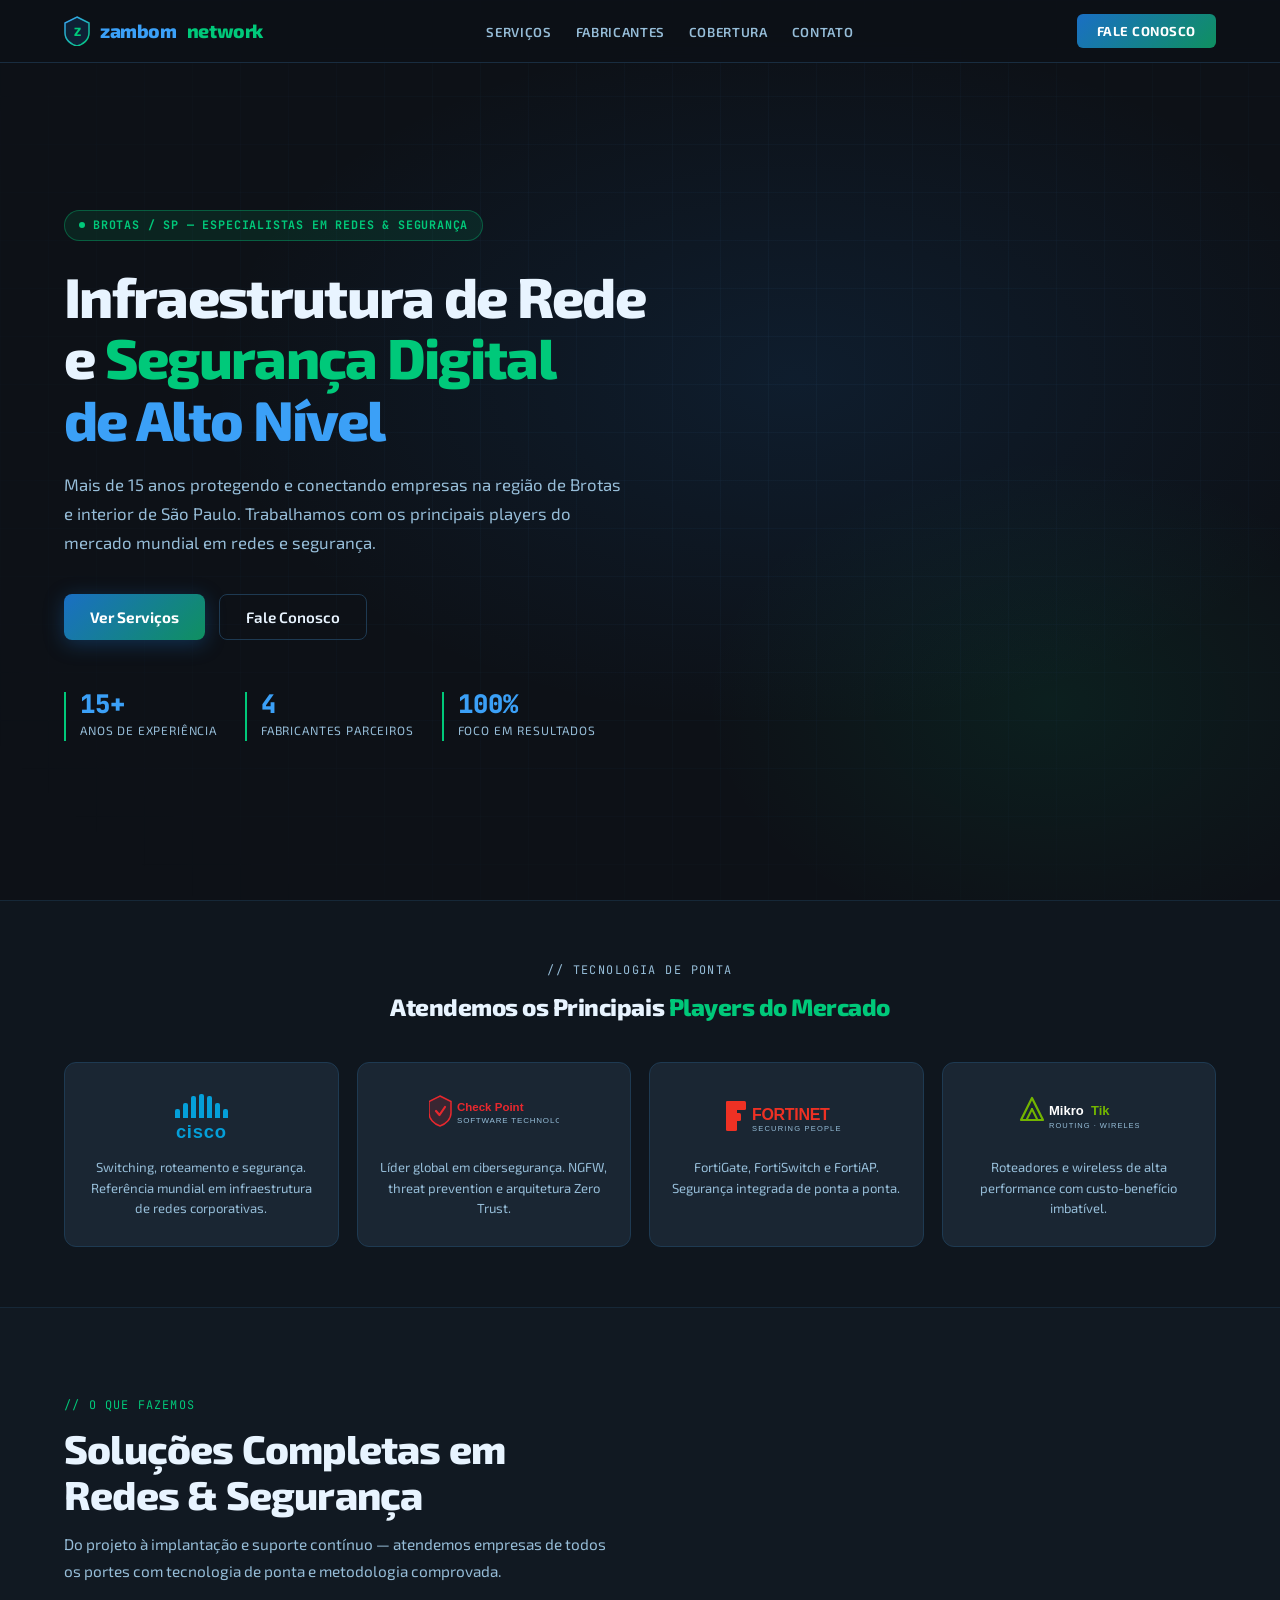
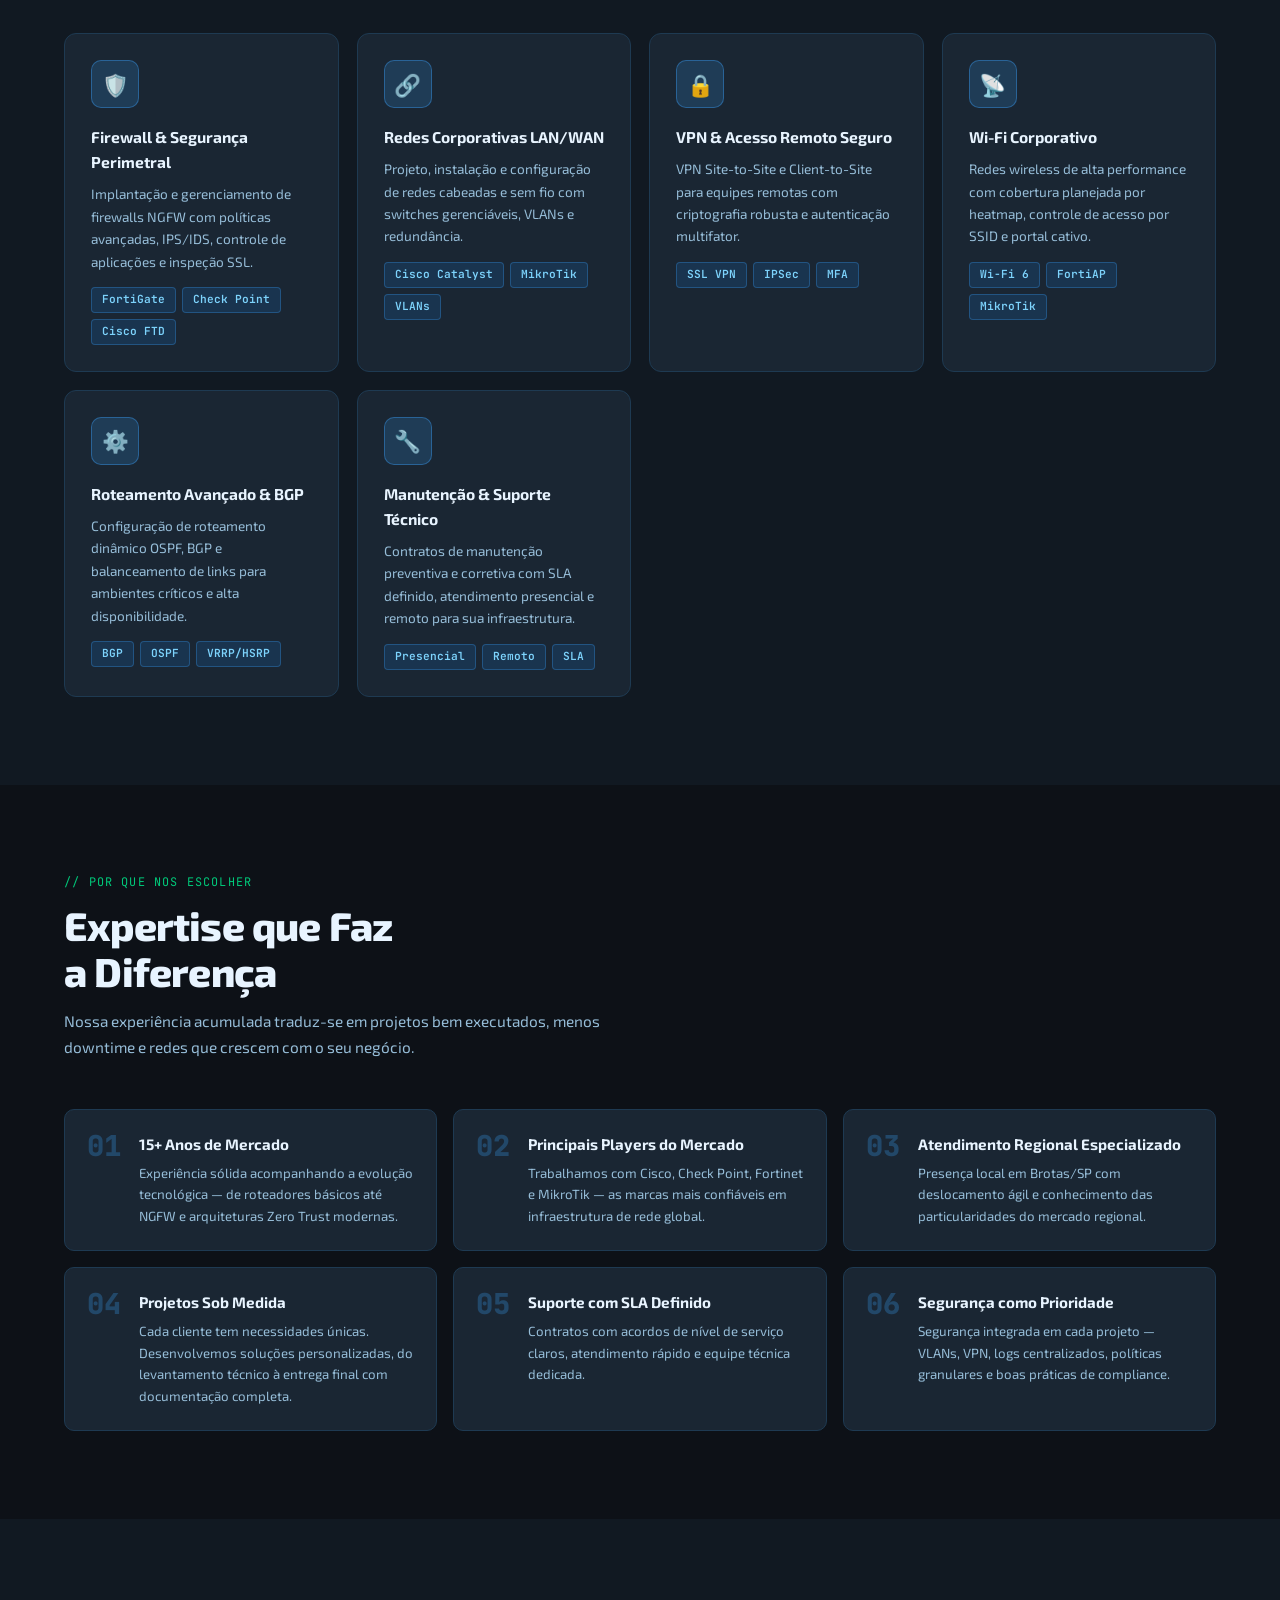
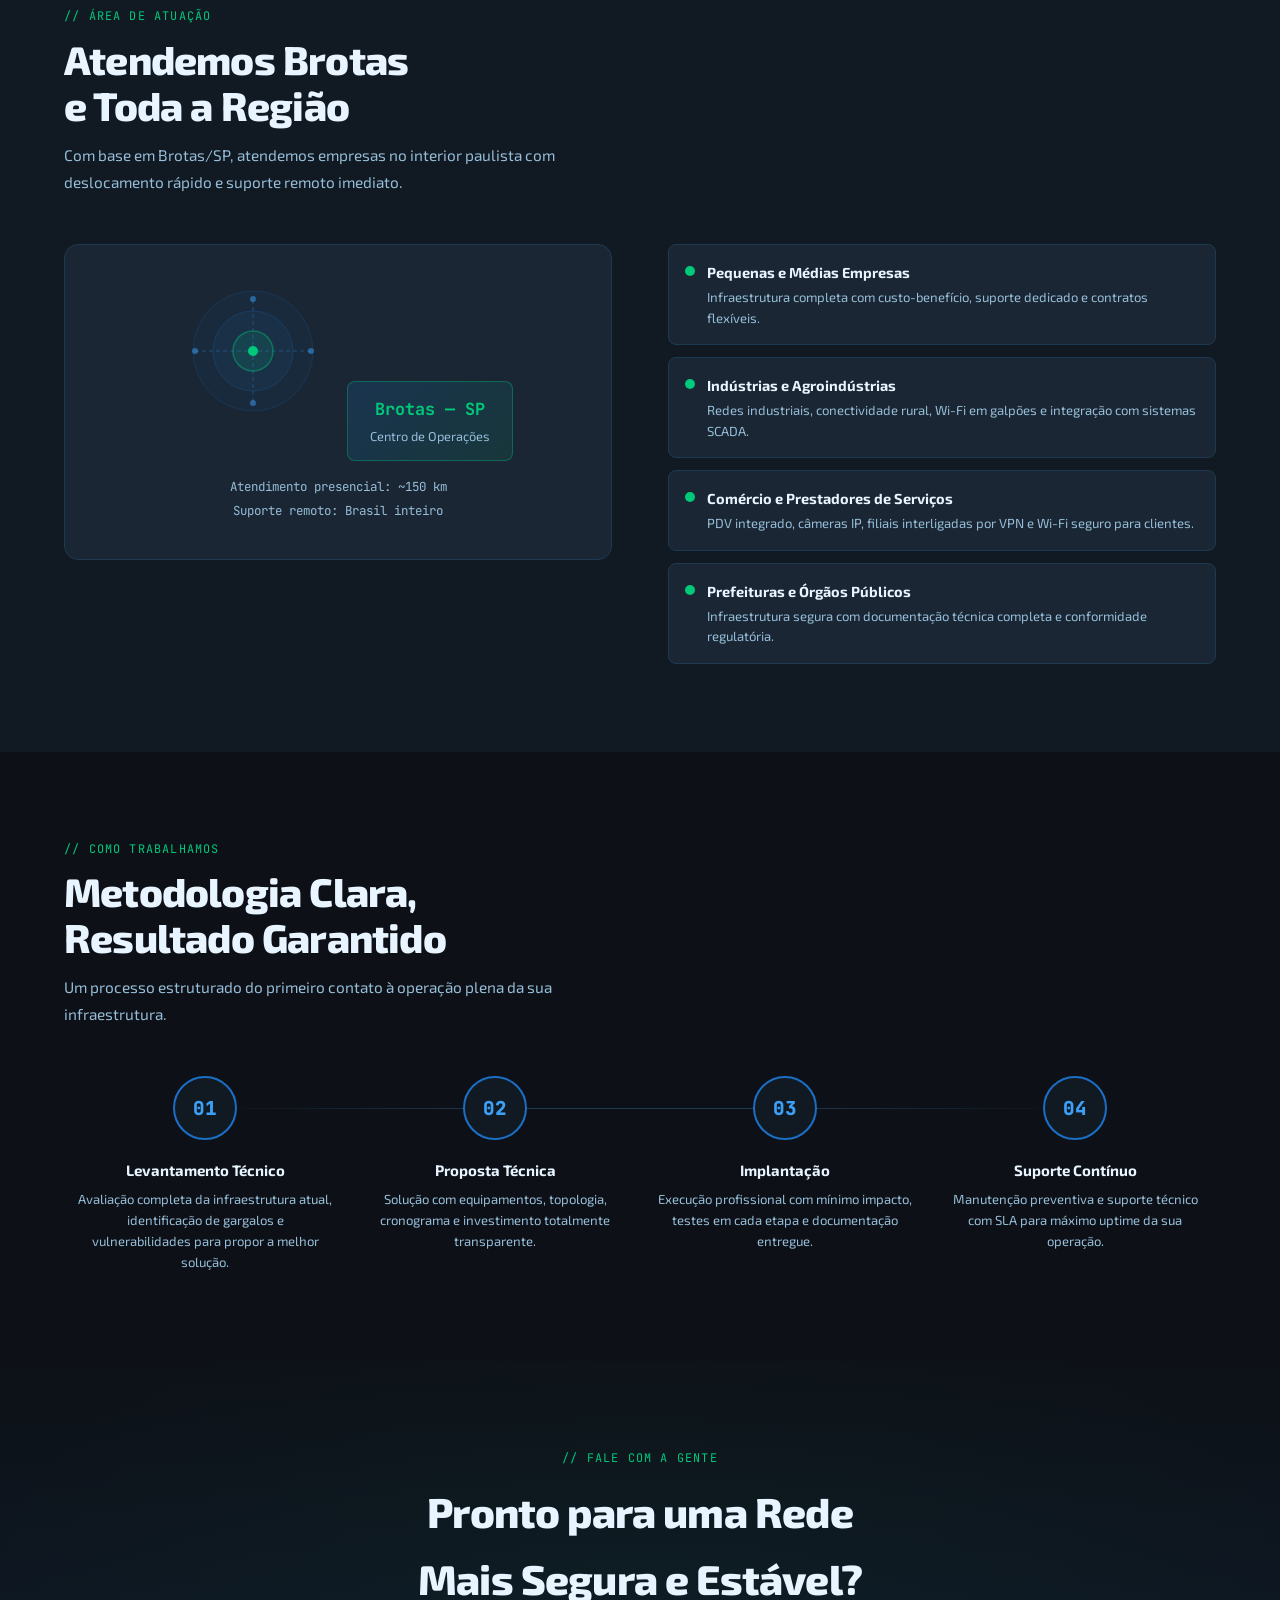
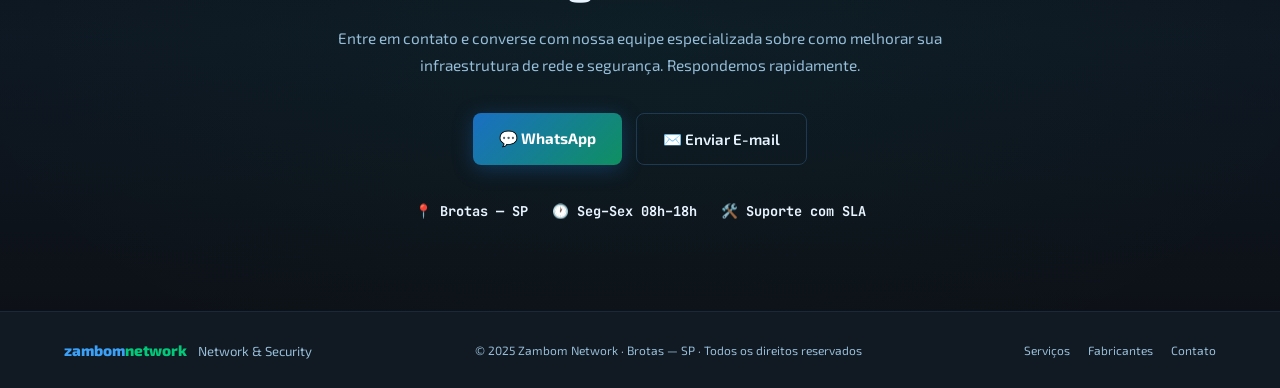
<file: index.html>
<!DOCTYPE html>
<html lang="pt-BR">
<head>
  <meta charset="UTF-8">
  <meta name="viewport" content="width=device-width, initial-scale=1.0">
  <meta http-equiv="X-UA-Compatible" content="IE=edge">
  <meta name="theme-color" content="#0a1929">

  <!-- ── SEO BÁSICO ── -->
  <title>Zambom Network – Redes & Segurança Corporativa | Brotas/SP</title>
  <meta name="description" content="Zambom Network — Especialistas em Redes e Segurança em Brotas/SP. Cisco, Check Point, Fortinet e MikroTik. Mais de 15 anos de experiência em infraestrutura corporativa.">
  <meta name="keywords" content="rede corporativa, firewall, cibersegurança, Cisco, Check Point, Fortinet, MikroTik, Brotas, São Paulo, infraestrutura de rede, VPN, Wi-Fi corporativo, NGFW, switches, roteamento BGP">
  <meta name="author" content="Zambom Network">
  <meta name="robots" content="index, follow, max-image-preview:large">
  <meta name="googlebot" content="index, follow">
  <meta name="language" content="Portuguese">
  <meta name="geo.region" content="BR-SP">
  <meta name="geo.placename" content="Brotas">
  <link rel="canonical" href="https://zambomnetwork.com.br/">

  <!-- ── OPEN GRAPH (Facebook, WhatsApp, LinkedIn) ── -->
  <meta property="og:type" content="website">
  <meta property="og:site_name" content="Zambom Network">
  <meta property="og:locale" content="pt_BR">
  <meta property="og:url" content="https://zambomnetwork.com.br/">
  <meta property="og:title" content="Zambom Network – Redes & Segurança Corporativa | Brotas/SP">
  <meta property="og:description" content="Mais de 15 anos protegendo e conectando empresas na região de Brotas e interior de São Paulo. Cisco, Check Point, Fortinet e MikroTik.">
  <meta property="og:image" content="https://zambomnetwork.com.br/assets/og-image.png">
  <meta property="og:image:width" content="1200">
  <meta property="og:image:height" content="630">
  <meta property="og:image:alt" content="Zambom Network — Network & Security">

  <!-- ── TWITTER CARDS ── -->
  <meta name="twitter:card" content="summary_large_image">
  <meta name="twitter:title" content="Zambom Network – Redes & Segurança Corporativa">
  <meta name="twitter:description" content="Especialistas em redes corporativas e cibersegurança em Brotas/SP. 15+ anos de experiência.">
  <meta name="twitter:image" content="https://zambomnetwork.com.br/assets/og-image.png">

  <!-- ── FAVICON SVG (inline, sem arquivo extra) ── -->
  <link rel="icon" type="image/svg+xml" href="data:image/svg+xml,%3Csvg xmlns='http://www.w3.org/2000/svg' viewBox='0 0 26 30'%3E%3Cpath d='M13 1L25 7V17C25 23.5 19.5 28.5 13 30C6.5 28.5 1 23.5 1 17V7L13 1Z' fill='%231a6fc4' stroke='%2300c97a' stroke-width='1.5'/%3E%3Ctext x='13' y='20' text-anchor='middle' font-family='Arial,sans-serif' font-weight='800' font-size='12' fill='%23fff'%3EZ%3C/text%3E%3C/svg%3E">

  <!-- ── PERFORMANCE: preconnect a Google Fonts ── -->
  <link rel="preconnect" href="https://fonts.googleapis.com">
  <link rel="preconnect" href="https://fonts.gstatic.com" crossorigin>

  <!-- ── ESTILOS ── -->
  <link rel="stylesheet" href="css/style.css">
  <link href="https://fonts.googleapis.com/css2?family=Exo+2:wght@300;400;600;700;800&family=JetBrains+Mono:wght@400;500;700&display=swap" rel="stylesheet">

  <!-- ── SCHEMA.ORG / JSON-LD (LocalBusiness para Google) ── -->
  <script type="application/ld+json">
  {
    "@context": "https://schema.org",
    "@type": "LocalBusiness",
    "@id": "https://zambomnetwork.com.br/#business",
    "name": "Zambom Network",
    "description": "Especialistas em Redes Corporativas e Cibersegurança em Brotas/SP. Cisco, Check Point, Fortinet e MikroTik.",
    "url": "https://zambomnetwork.com.br/",
    "telephone": "+5514998547840",
    "email": "comercial@zambomnetwork.com.br",
    "image": "https://zambomnetwork.com.br/assets/og-image.png",
    "priceRange": "$$",
    "address": {
      "@type": "PostalAddress",
      "addressLocality": "Brotas",
      "addressRegion": "SP",
      "addressCountry": "BR"
    },
    "areaServed": [
      { "@type": "City", "name": "Brotas" },
      { "@type": "State", "name": "São Paulo" }
    ],
    "openingHoursSpecification": {
      "@type": "OpeningHoursSpecification",
      "dayOfWeek": ["Monday","Tuesday","Wednesday","Thursday","Friday"],
      "opens": "08:00",
      "closes": "18:00"
    },
    "sameAs": [],
    "hasOfferCatalog": {
      "@type": "OfferCatalog",
      "name": "Serviços Zambom Network",
      "itemListElement": [
        { "@type": "Offer", "itemOffered": { "@type": "Service", "name": "Firewall & Segurança Perimetral" } },
        { "@type": "Offer", "itemOffered": { "@type": "Service", "name": "Redes Corporativas LAN/WAN" } },
        { "@type": "Offer", "itemOffered": { "@type": "Service", "name": "VPN & Acesso Remoto Seguro" } },
        { "@type": "Offer", "itemOffered": { "@type": "Service", "name": "Wi-Fi Corporativo" } },
        { "@type": "Offer", "itemOffered": { "@type": "Service", "name": "Roteamento Avançado & BGP" } },
        { "@type": "Offer", "itemOffered": { "@type": "Service", "name": "Manutenção & Suporte Técnico" } }
      ]
    }
  }
  </script>
</head>
<body>

  <!-- ── NAVIGATION ── -->
  <nav id="navbar">
    <a class="nbrand" href="#">
      <svg width="26" height="30" viewBox="0 0 26 30" fill="none">
        <path d="M13 1L25 7V17C25 23.5 19.5 28.5 13 30C6.5 28.5 1 23.5 1 17V7L13 1Z"
          fill="rgba(26,111,196,.18)" stroke="url(#ns)" stroke-width="1.5"/>
        <defs>
          <linearGradient id="ns" x1="1" y1="1" x2="25" y2="30" gradientUnits="userSpaceOnUse">
            <stop offset="0%" stop-color="#3ba0f7"/>
            <stop offset="100%" stop-color="#00c97a"/>
          </linearGradient>
        </defs>
        <text x="13" y="20" text-anchor="middle"
          font-family="'Exo 2',sans-serif" font-weight="800" font-size="12"
          fill="url(#ns2)">Z</text>
        <defs>
          <linearGradient id="ns2" x1="0" y1="0" x2="1" y2="1" gradientUnits="userSpaceOnUse">
            <stop offset="0%" stop-color="#3ba0f7"/>
            <stop offset="100%" stop-color="#00c97a"/>
          </linearGradient>
        </defs>
      </svg>
      <span class="b">zambom</span><span class="g">network</span>
    </a>

    <ul class="nlinks">
      <li><a href="#servicos">Serviços</a></li>
      <li><a href="#players">Fabricantes</a></li>
      <li><a href="#cobertura">Cobertura</a></li>
      <li><a href="#contato">Contato</a></li>
    </ul>

    <button class="ncta" onclick="scrollToId('contato')">Fale Conosco</button>

    <div class="hamburger" id="hamburger" onclick="toggleMenu()" aria-label="Menu" role="button" tabindex="0">
      <span></span><span></span><span></span>
    </div>
  </nav>

  <div class="mobile-menu" id="mobileMenu">
    <a href="#servicos" onclick="closeMenu()">Serviços</a>
    <a href="#players" onclick="closeMenu()">Fabricantes</a>
    <a href="#cobertura" onclick="closeMenu()">Cobertura</a>
    <a href="#contato" onclick="closeMenu()">Contato</a>
    <button class="btnp btn-full" onclick="closeMenu(); scrollToId('contato')">Fale Conosco</button>
  </div>

  <!-- ── HERO ── -->
  <section class="hero" id="home">
    <div class="hbg"></div>
    <div class="hgrid"></div>
    <div class="hcontent">
      <div class="hbadge">
        <span class="pulse-dot"></span>
        Brotas / SP — Especialistas em Redes &amp; Segurança
      </div>
      <h1>
        Infraestrutura de Rede<br>
        e <span class="ag">Segurança Digital</span><br>
        <span class="ab">de Alto Nível</span>
      </h1>
      <p class="hsub">
        Mais de 15 anos protegendo e conectando empresas na região de Brotas
        e interior de São Paulo. Trabalhamos com os principais players do mercado
        mundial em redes e segurança.
      </p>
      <div class="hactions">
        <button class="btnp" onclick="scrollToId('servicos')">Ver Serviços</button>
        <button class="btno" onclick="scrollToId('contato')">Fale Conosco</button>
      </div>
      <div class="hstats">
        <div class="stat">
          <div class="snum">15+</div>
          <div class="slbl">Anos de Experiência</div>
        </div>
        <div class="stat">
          <div class="snum">4</div>
          <div class="slbl">Fabricantes Parceiros</div>
        </div>
        <div class="stat">
          <div class="snum">100%</div>
          <div class="slbl">Foco em Resultados</div>
        </div>
      </div>
    </div>
  </section>

  <!-- ── PLAYERS ── -->
  <div class="players" id="players">
    <p class="plbl">// Tecnologia de Ponta</p>
    <h2 class="ptitle">Atendemos os Principais <span>Players do Mercado</span></h2>
    <div class="pgrid">

      <!-- Cisco -->
      <div class="pcard">
        <div class="plogo-wrap">
          <div class="cisco-wrap">
            <div class="cisco-bars">
              <b style="height:9px"></b><b style="height:15px"></b><b style="height:22px"></b>
              <b style="height:24px"></b><b style="height:22px"></b><b style="height:15px"></b>
              <b style="height:9px"></b>
            </div>
            <div class="cisco-name">cisco</div>
          </div>
        </div>
        <p class="pdesc">Switching, roteamento e segurança. Referência mundial em infraestrutura de redes corporativas.</p>
      </div>

      <!-- Check Point -->
      <div class="pcard">
        <div class="plogo-wrap">
          <svg width="130" height="48" viewBox="0 0 130 48" fill="none">
            <path d="M11 3L22 8.5V20C22 26 17 31 11 33C5 31 0 26 0 20V8.5L11 3Z"
              fill="rgba(232,40,46,.15)" stroke="#e8282e" stroke-width="1.5"/>
            <path d="M7 18L10.5 22L16 14" stroke="#e8282e" stroke-width="2.2"
              stroke-linecap="round" stroke-linejoin="round"/>
            <text x="28" y="18" font-family="Arial,sans-serif" font-weight="700"
              font-size="11.5" fill="#e8282e">Check Point</text>
            <text x="28" y="30" font-family="Arial,sans-serif" font-size="8"
              fill="#96bdd8" letter-spacing=".8">SOFTWARE TECHNOLOGIES</text>
          </svg>
        </div>
        <p class="pdesc">Líder global em cibersegurança. NGFW, threat prevention e arquitetura Zero Trust.</p>
      </div>

      <!-- Fortinet -->
      <div class="pcard">
        <div class="plogo-wrap">
          <svg width="120" height="48" viewBox="0 0 120 48" fill="none">
            <rect x="0" y="8" width="11" height="30" rx="1.5" fill="#ee3124"/>
            <rect x="0" y="8" width="20" height="9" rx="1.5" fill="#ee3124"/>
            <rect x="0" y="20" width="15" height="8" rx="1.5" fill="#ee3124"/>
            <text x="26" y="27" font-family="Arial,sans-serif" font-weight="800"
              font-size="16" fill="#ee3124" letter-spacing="-.3">FORTINET</text>
            <text x="26" y="38" font-family="Arial,sans-serif" font-size="7.5"
              fill="#96bdd8" letter-spacing="1.2">SECURING PEOPLE</text>
          </svg>
        </div>
        <p class="pdesc">FortiGate, FortiSwitch e FortiAP. Segurança integrada de ponta a ponta.</p>
      </div>

      <!-- MikroTik -->
      <div class="pcard">
        <div class="plogo-wrap">
          <svg width="120" height="48" viewBox="0 0 120 48" fill="none">
            <polygon points="13,5 24,27 2,27" fill="none" stroke="#73b500"
              stroke-width="2.2" stroke-linejoin="round"/>
            <line x1="7.5" y1="27" x2="13" y2="16" stroke="#73b500" stroke-width="2" stroke-linecap="round"/>
            <line x1="18.5" y1="27" x2="13" y2="16" stroke="#73b500" stroke-width="2" stroke-linecap="round"/>
            <text x="30" y="22" font-family="Arial,sans-serif" font-weight="700"
              font-size="13" fill="#ffffff">Mikro</text>
            <text x="72" y="22" font-family="Arial,sans-serif" font-weight="700"
              font-size="13" fill="#73b500">Tik</text>
            <text x="30" y="35" font-family="Arial,sans-serif" font-size="7.5"
              fill="#96bdd8" letter-spacing="1">ROUTING · WIRELESS</text>
          </svg>
        </div>
        <p class="pdesc">Roteadores e wireless de alta performance com custo-benefício imbatível.</p>
      </div>

    </div>
  </div>

  <!-- ── SERVICES ── -->
  <section class="sbg" id="servicos">
    <div class="slabel">// O que fazemos</div>
    <h2 class="stitle">Soluções Completas em<br>Redes &amp; Segurança</h2>
    <p class="ssub">Do projeto à implantação e suporte contínuo — atendemos empresas de todos os portes com tecnologia de ponta e metodologia comprovada.</p>
    <div class="sgrid">
      <div class="scard reveal">
        <div class="sicon">🛡️</div>
        <h3>Firewall &amp; Segurança Perimetral</h3>
        <p>Implantação e gerenciamento de firewalls NGFW com políticas avançadas, IPS/IDS, controle de aplicações e inspeção SSL.</p>
        <div class="stags">
          <span class="stag">FortiGate</span><span class="stag">Check Point</span><span class="stag">Cisco FTD</span>
        </div>
      </div>
      <div class="scard reveal">
        <div class="sicon">🔗</div>
        <h3>Redes Corporativas LAN/WAN</h3>
        <p>Projeto, instalação e configuração de redes cabeadas e sem fio com switches gerenciáveis, VLANs e redundância.</p>
        <div class="stags">
          <span class="stag">Cisco Catalyst</span><span class="stag">MikroTik</span><span class="stag">VLANs</span>
        </div>
      </div>
      <div class="scard reveal">
        <div class="sicon">🔒</div>
        <h3>VPN &amp; Acesso Remoto Seguro</h3>
        <p>VPN Site-to-Site e Client-to-Site para equipes remotas com criptografia robusta e autenticação multifator.</p>
        <div class="stags">
          <span class="stag">SSL VPN</span><span class="stag">IPSec</span><span class="stag">MFA</span>
        </div>
      </div>
      <div class="scard reveal">
        <div class="sicon">📡</div>
        <h3>Wi-Fi Corporativo</h3>
        <p>Redes wireless de alta performance com cobertura planejada por heatmap, controle de acesso por SSID e portal cativo.</p>
        <div class="stags">
          <span class="stag">Wi-Fi 6</span><span class="stag">FortiAP</span><span class="stag">MikroTik</span>
        </div>
      </div>
      <div class="scard reveal">
        <div class="sicon">⚙️</div>
        <h3>Roteamento Avançado &amp; BGP</h3>
        <p>Configuração de roteamento dinâmico OSPF, BGP e balanceamento de links para ambientes críticos e alta disponibilidade.</p>
        <div class="stags">
          <span class="stag">BGP</span><span class="stag">OSPF</span><span class="stag">VRRP/HSRP</span>
        </div>
      </div>
      <div class="scard reveal">
        <div class="sicon">🔧</div>
        <h3>Manutenção &amp; Suporte Técnico</h3>
        <p>Contratos de manutenção preventiva e corretiva com SLA definido, atendimento presencial e remoto para sua infraestrutura.</p>
        <div class="stags">
          <span class="stag">Presencial</span><span class="stag">Remoto</span><span class="stag">SLA</span>
        </div>
      </div>
    </div>
  </section>

  <!-- ── WHY ── -->
  <section id="sobre">
    <div class="slabel">// Por que nos escolher</div>
    <h2 class="stitle">Expertise que Faz<br>a Diferença</h2>
    <p class="ssub">Nossa experiência acumulada traduz-se em projetos bem executados, menos downtime e redes que crescem com o seu negócio.</p>
    <div class="wgrid">
      <div class="wcard reveal"><div class="wnum">01</div><div><h4>15+ Anos de Mercado</h4><p>Experiência sólida acompanhando a evolução tecnológica — de roteadores básicos até NGFW e arquiteturas Zero Trust modernas.</p></div></div>
      <div class="wcard reveal"><div class="wnum">02</div><div><h4>Principais Players do Mercado</h4><p>Trabalhamos com Cisco, Check Point, Fortinet e MikroTik — as marcas mais confiáveis em infraestrutura de rede global.</p></div></div>
      <div class="wcard reveal"><div class="wnum">03</div><div><h4>Atendimento Regional Especializado</h4><p>Presença local em Brotas/SP com deslocamento ágil e conhecimento das particularidades do mercado regional.</p></div></div>
      <div class="wcard reveal"><div class="wnum">04</div><div><h4>Projetos Sob Medida</h4><p>Cada cliente tem necessidades únicas. Desenvolvemos soluções personalizadas, do levantamento técnico à entrega final com documentação completa.</p></div></div>
      <div class="wcard reveal"><div class="wnum">05</div><div><h4>Suporte com SLA Definido</h4><p>Contratos com acordos de nível de serviço claros, atendimento rápido e equipe técnica dedicada.</p></div></div>
      <div class="wcard reveal"><div class="wnum">06</div><div><h4>Segurança como Prioridade</h4><p>Segurança integrada em cada projeto — VLANs, VPN, logs centralizados, políticas granulares e boas práticas de compliance.</p></div></div>
    </div>
  </section>

  <!-- ── COVERAGE ── -->
  <section class="cbg" id="cobertura">
    <div class="slabel">// Área de Atuação</div>
    <h2 class="stitle">Atendemos Brotas<br>e Toda a Região</h2>
    <p class="ssub">Com base em Brotas/SP, atendemos empresas no interior paulista com deslocamento rápido e suporte remoto imediato.</p>
    <div class="ccontent">
      <div class="cmap">
        <svg width="180" height="140" viewBox="0 0 180 140" fill="none">
          <circle cx="90" cy="70" r="60" fill="rgba(26,111,196,.06)" stroke="rgba(26,111,196,.2)" stroke-width="1"/>
          <circle cx="90" cy="70" r="40" fill="rgba(26,111,196,.08)" stroke="rgba(26,111,196,.25)" stroke-width="1"/>
          <circle cx="90" cy="70" r="20" fill="rgba(0,201,122,.12)" stroke="rgba(0,201,122,.4)" stroke-width="1.5"/>
          <circle cx="90" cy="70" r="5" fill="#00c97a"/>
          <line x1="90" y1="65" x2="90" y2="18" stroke="rgba(59,160,247,.3)" stroke-width="1" stroke-dasharray="4 3"/>
          <line x1="90" y1="75" x2="90" y2="122" stroke="rgba(59,160,247,.3)" stroke-width="1" stroke-dasharray="4 3"/>
          <line x1="85" y1="70" x2="32" y2="70" stroke="rgba(59,160,247,.3)" stroke-width="1" stroke-dasharray="4 3"/>
          <line x1="95" y1="70" x2="148" y2="70" stroke="rgba(59,160,247,.3)" stroke-width="1" stroke-dasharray="4 3"/>
          <circle cx="90" cy="18" r="3" fill="rgba(59,160,247,.5)"/>
          <circle cx="90" cy="122" r="3" fill="rgba(59,160,247,.5)"/>
          <circle cx="32" cy="70" r="3" fill="rgba(59,160,247,.5)"/>
          <circle cx="148" cy="70" r="3" fill="rgba(59,160,247,.5)"/>
        </svg>
        <div class="cregion">
          <div class="rname">Brotas — SP</div>
          <div class="rdet">Centro de Operações</div>
        </div>
        <div class="crameta">Atendimento presencial: ~150 km<br>Suporte remoto: Brasil inteiro</div>
      </div>
      <div class="clist">
        <div class="citem reveal"><div class="cdot"></div><div><h5>Pequenas e Médias Empresas</h5><p>Infraestrutura completa com custo-benefício, suporte dedicado e contratos flexíveis.</p></div></div>
        <div class="citem reveal"><div class="cdot"></div><div><h5>Indústrias e Agroindústrias</h5><p>Redes industriais, conectividade rural, Wi-Fi em galpões e integração com sistemas SCADA.</p></div></div>
        <div class="citem reveal"><div class="cdot"></div><div><h5>Comércio e Prestadores de Serviços</h5><p>PDV integrado, câmeras IP, filiais interligadas por VPN e Wi-Fi seguro para clientes.</p></div></div>
        <div class="citem reveal"><div class="cdot"></div><div><h5>Prefeituras e Órgãos Públicos</h5><p>Infraestrutura segura com documentação técnica completa e conformidade regulatória.</p></div></div>
      </div>
    </div>
  </section>

  <!-- ── PROCESS ── -->
  <section id="processo">
    <div class="slabel">// Como Trabalhamos</div>
    <h2 class="stitle">Metodologia Clara,<br>Resultado Garantido</h2>
    <p class="ssub">Um processo estruturado do primeiro contato à operação plena da sua infraestrutura.</p>
    <div class="psteps">
      <div class="pstep reveal"><div class="pnum">01</div><h4>Levantamento Técnico</h4><p>Avaliação completa da infraestrutura atual, identificação de gargalos e vulnerabilidades para propor a melhor solução.</p></div>
      <div class="pstep reveal"><div class="pnum">02</div><h4>Proposta Técnica</h4><p>Solução com equipamentos, topologia, cronograma e investimento totalmente transparente.</p></div>
      <div class="pstep reveal"><div class="pnum">03</div><h4>Implantação</h4><p>Execução profissional com mínimo impacto, testes em cada etapa e documentação entregue.</p></div>
      <div class="pstep reveal"><div class="pnum">04</div><h4>Suporte Contínuo</h4><p>Manutenção preventiva e suporte técnico com SLA para máximo uptime da sua operação.</p></div>
    </div>
  </section>

  <!-- ── CTA / CONTACT ── -->
  <section class="ctasec" id="contato">
    <div class="ctabox">
      <div class="slabel" style="text-align:center">// Fale com a Gente</div>
      <h2>Pronto para uma Rede<br>Mais Segura e Estável?</h2>
      <p>Entre em contato e converse com nossa equipe especializada sobre como melhorar sua infraestrutura de rede e segurança. Respondemos rapidamente.</p>
      <div class="ctaact">
        <a class="btnp" href="https://wa.me/5514998547840?text=Olá! Vim pelo site e gostaria de conversar sobre serviços de rede e segurança." target="_blank" rel="noopener">💬 WhatsApp</a>
        <a class="btno" href="mailto:comercial@zambomnetwork.com.br">✉️ Enviar E-mail</a>
      </div>
      <div class="cinfo">
        <div class="ci">📍 <strong>Brotas — SP</strong></div>
        <div class="ci">🕐 <strong>Seg–Sex 08h–18h</strong></div>
        <div class="ci">🛠️ <strong>Suporte com SLA</strong></div>
      </div>
    </div>
  </section>

  <!-- ── FOOTER ── -->
  <footer>
    <div class="fbrand">
      <span class="b">zambom</span><span class="g">network</span>
      <span class="fsub">Network &amp; Security</span>
    </div>
    <div class="fcopy">© 2025 Zambom Network · Brotas — SP · Todos os direitos reservados</div>
    <div class="flinks">
      <a href="#servicos">Serviços</a>
      <a href="#players">Fabricantes</a>
      <a href="#contato">Contato</a>
    </div>
  </footer>

  <script src="js/main.js"></script>
</body>
</html>
</file>
<file: css/style.css>
/* ═══════════════════════════════════════
   ZAMBOM NETWORK — style.css
   Network & Security · Brotas/SP
═══════════════════════════════════════ */

/* ── RESET & TOKENS ── */
*, *::before, *::after { box-sizing: border-box; margin: 0; padding: 0; }

:root {
  --zb:     #1a6fc4;
  --zbl:    #3ba0f7;
  --zg:     #00c97a;
  --zgd:    #0f9060;
  --zd:     #0d1117;
  --zd2:    #111922;
  --zcard:  #1a2633;
  --zborder:#1e3a52;
  --zt:     #e8f4ff;
  --zm:     #96bdd8;
  --mono:   'JetBrains Mono', monospace;
  --sans:   'Exo 2', sans-serif;
  --radius: 12px;
  --transition: .2s ease;
}

html { scroll-behavior: smooth; }

body {
  font-family: var(--sans);
  background: var(--zd);
  color: var(--zt);
  overflow-x: hidden;
  line-height: 1.6;
}

img { max-width: 100%; display: block; }

/* ── NAVIGATION ── */
nav {
  position: fixed; top: 0; left: 0; right: 0; z-index: 100;
  display: flex; align-items: center; justify-content: space-between;
  padding: 14px 5%;
  background: rgba(13, 17, 23, .96);
  backdrop-filter: blur(12px);
  border-bottom: 1px solid rgba(30, 58, 82, .7);
  transition: box-shadow .3s;
}
nav.scrolled { box-shadow: 0 4px 24px rgba(0,0,0,.4); }

.nbrand {
  display: flex; align-items: center; gap: 10px;
  text-decoration: none; color: var(--zt);
  font-size: 1.2rem; font-weight: 800; letter-spacing: -.02em;
}
.nbrand .b { color: var(--zbl); }
.nbrand .g { color: var(--zg); }

.nlinks { display: flex; gap: 24px; list-style: none; }
.nlinks a {
  color: var(--zm); font-size: .82rem; font-weight: 600;
  text-decoration: none; letter-spacing: .05em; text-transform: uppercase;
  transition: color var(--transition);
}
.nlinks a:hover { color: var(--zg); }

.ncta {
  background: linear-gradient(135deg, var(--zb), var(--zgd));
  color: #fff; border: none;
  padding: 9px 20px; border-radius: 6px;
  font-family: var(--sans); font-size: .82rem; font-weight: 700;
  cursor: pointer; letter-spacing: .04em; text-transform: uppercase;
  transition: opacity var(--transition), transform .1s;
}
.ncta:hover { opacity: .85; transform: translateY(-1px); }

.hamburger {
  display: none; flex-direction: column; gap: 5px;
  cursor: pointer; padding: 4px; background: none; border: none;
}
.hamburger span {
  width: 22px; height: 2px;
  background: var(--zt); border-radius: 2px; transition: .3s;
  display: block;
}

.mobile-menu {
  display: none; position: fixed;
  top: 58px; left: 0; right: 0; z-index: 99;
  background: rgba(13, 17, 23, .98);
  border-bottom: 1px solid var(--zborder);
  padding: 20px 5%; flex-direction: column; gap: 16px;
}
.mobile-menu.open { display: flex; }
.mobile-menu a {
  color: var(--zm); font-size: .95rem; font-weight: 600;
  text-decoration: none; letter-spacing: .05em; text-transform: uppercase;
  padding: 10px 0; border-bottom: 1px solid rgba(30, 58, 82, .4);
  transition: color var(--transition);
}
.mobile-menu a:hover { color: var(--zg); }

/* ── BUTTONS ── */
.btnp {
  display: inline-block;
  background: linear-gradient(135deg, var(--zb), var(--zgd));
  color: #fff; border: none;
  padding: 13px 26px; border-radius: 8px;
  font-family: var(--sans); font-size: .95rem; font-weight: 700;
  cursor: pointer; text-decoration: none; text-align: center;
  transition: transform .15s, box-shadow .15s;
  box-shadow: 0 4px 20px rgba(26, 111, 196, .35);
}
.btnp:hover { transform: translateY(-2px); box-shadow: 0 8px 28px rgba(26, 111, 196, .5); }

.btno {
  display: inline-block;
  background: transparent; color: var(--zt);
  border: 1px solid var(--zborder);
  padding: 13px 26px; border-radius: 8px;
  font-family: var(--sans); font-size: .95rem; font-weight: 600;
  cursor: pointer; text-decoration: none; text-align: center;
  transition: border-color var(--transition), color var(--transition);
}
.btno:hover { border-color: var(--zg); color: var(--zg); }

.btn-full { width: 100%; margin-top: 4px; }

/* ── HERO ── */
.hero {
  min-height: 100vh;
  display: flex; align-items: center;
  padding: 130px 5% 80px;
  position: relative; overflow: hidden;
}
.hbg {
  position: absolute; inset: 0;
  background:
    radial-gradient(ellipse 65% 55% at 62% 42%, rgba(26,111,196,.13) 0%, transparent 70%),
    radial-gradient(ellipse 45% 45% at 82% 78%, rgba(0,201,122,.08) 0%, transparent 60%),
    var(--zd);
}
.hgrid {
  position: absolute; inset: 0;
  background-image:
    linear-gradient(rgba(30,58,82,.22) 1px, transparent 1px),
    linear-gradient(90deg, rgba(30,58,82,.22) 1px, transparent 1px);
  background-size: 48px 48px;
  mask-image: radial-gradient(ellipse 75% 75% at 62% 42%, black, transparent);
}
.hcontent { position: relative; z-index: 2; max-width: 680px; width: 100%; }

.hbadge {
  display: inline-flex; align-items: center; gap: 8px;
  background: rgba(0, 201, 122, .1);
  border: 1px solid rgba(0, 201, 122, .35);
  color: var(--zg);
  font-size: .73rem; font-weight: 700;
  padding: 5px 14px; border-radius: 20px;
  letter-spacing: .07em; text-transform: uppercase;
  margin-bottom: 24px; font-family: var(--mono);
}
.pulse-dot {
  width: 6px; height: 6px; border-radius: 50%;
  background: var(--zg); flex-shrink: 0;
  animation: pulse 2s infinite;
}
@keyframes pulse {
  0%, 100% { opacity: 1; transform: scale(1); }
  50%       { opacity: .5; transform: scale(1.4); }
}

h1 {
  font-size: clamp(2rem, 5vw, 3.5rem);
  font-weight: 800; line-height: 1.1;
  letter-spacing: -.03em; margin-bottom: 20px; color: var(--zt);
}
h1 .ab { color: var(--zbl); }
h1 .ag { color: var(--zg); }

.hsub {
  font-size: clamp(.92rem, 2vw, 1.05rem);
  color: var(--zm); line-height: 1.75;
  margin-bottom: 36px; max-width: 560px;
}

.hactions { display: flex; gap: 14px; flex-wrap: wrap; }

.hstats { display: flex; gap: 28px; margin-top: 52px; flex-wrap: wrap; }
.stat { border-left: 2px solid var(--zg); padding-left: 14px; }
.snum {
  font-size: 1.6rem; font-weight: 800;
  color: var(--zbl); font-family: var(--mono); line-height: 1;
}
.slbl {
  font-size: .75rem; color: var(--zm);
  text-transform: uppercase; letter-spacing: .07em; margin-top: 4px;
}

/* ── PLAYERS ── */
.players {
  padding: 60px 5%;
  border-top: 1px solid rgba(30, 58, 82, .5);
  border-bottom: 1px solid rgba(30, 58, 82, .5);
  background: rgba(17, 25, 34, .7);
}
.plbl {
  text-align: center; font-size: .74rem; color: var(--zm);
  text-transform: uppercase; letter-spacing: .12em;
  margin-bottom: 8px; font-family: var(--mono);
}
.ptitle {
  text-align: center;
  font-size: clamp(1.25rem, 3vw, 1.5rem);
  font-weight: 800; color: var(--zt);
  margin-bottom: 36px; letter-spacing: -.02em;
}
.ptitle span { color: var(--zg); }

.pgrid {
  display: grid;
  grid-template-columns: repeat(auto-fit, minmax(210px, 1fr));
  gap: 18px;
}
.pcard {
  background: var(--zcard); border: 1px solid var(--zborder);
  border-radius: var(--radius);
  padding: 28px 20px;
  display: flex; flex-direction: column; align-items: center; gap: 14px;
  transition: border-color .25s, transform var(--transition);
}
.pcard:hover { border-color: rgba(59, 160, 247, .5); transform: translateY(-3px); }
.plogo-wrap { height: 52px; display: flex; align-items: center; justify-content: center; }
.pdesc { font-size: .82rem; color: var(--zm); text-align: center; line-height: 1.55; }

/* Cisco logo */
.cisco-wrap { display: flex; flex-direction: column; align-items: center; gap: 5px; }
.cisco-bars { display: flex; gap: 3px; align-items: flex-end; height: 24px; }
.cisco-bars b { display: block; width: 5px; border-radius: 2px 2px 0 0; background: #049fd9; }
.cisco-name {
  font-size: 1.15rem; font-weight: 700; color: #049fd9;
  letter-spacing: .04em; font-family: Arial, sans-serif; line-height: 1;
}

/* ── SECTIONS SHARED ── */
section { padding: 88px 5%; }

.sbg  { background: var(--zd2); }
.cbg  { background: var(--zd2); }

.slabel {
  font-family: var(--mono); font-size: .74rem;
  color: var(--zg); text-transform: uppercase;
  letter-spacing: .1em; margin-bottom: 10px;
}
.stitle {
  font-size: clamp(1.7rem, 3.5vw, 2.5rem);
  font-weight: 800; letter-spacing: -.02em;
  line-height: 1.15; margin-bottom: 14px; color: var(--zt);
}
.ssub {
  font-size: .96rem; color: var(--zm);
  max-width: 560px; line-height: 1.75; margin-bottom: 48px;
}

/* ── SERVICES ── */
.sgrid {
  display: grid;
  grid-template-columns: repeat(auto-fit, minmax(265px, 1fr));
  gap: 18px;
}
.scard {
  background: var(--zcard); border: 1px solid var(--zborder);
  border-radius: var(--radius); padding: 26px;
  transition: border-color var(--transition), transform var(--transition);
  position: relative; overflow: hidden;
}
.scard::before {
  content: ''; position: absolute; top: 0; left: 0; right: 0; height: 2px;
  background: linear-gradient(90deg, var(--zb), var(--zg));
  opacity: 0; transition: opacity .25s;
}
.scard:hover { border-color: rgba(59, 160, 247, .45); transform: translateY(-3px); }
.scard:hover::before { opacity: 1; }

.sicon {
  width: 48px; height: 48px; border-radius: 10px;
  background: rgba(59, 160, 247, .18);
  border: 1px solid rgba(59, 160, 247, .4);
  display: flex; align-items: center; justify-content: center;
  font-size: 1.35rem; margin-bottom: 16px;
}
.scard h3 { font-size: .98rem; font-weight: 700; margin-bottom: 9px; color: var(--zt); }
.scard p  { font-size: .85rem; color: var(--zm); line-height: 1.65; }

.stags { display: flex; flex-wrap: wrap; gap: 6px; margin-top: 14px; }
.stag {
  background: rgba(26, 111, 196, .2);
  border: 1px solid rgba(59, 160, 247, .3);
  color: #7dd3fc;
  font-size: .7rem; font-weight: 600;
  padding: 3px 10px; border-radius: 4px;
  font-family: var(--mono);
}

/* ── WHY ── */
.wgrid {
  display: grid;
  grid-template-columns: repeat(auto-fit, minmax(280px, 1fr));
  gap: 16px;
}
.wcard {
  background: var(--zcard); border: 1px solid var(--zborder);
  border-radius: 10px; padding: 22px;
  display: flex; align-items: flex-start; gap: 14px;
}
.wnum {
  font-size: 1.8rem; font-weight: 800;
  color: rgba(59, 160, 247, .28); font-family: var(--mono);
  line-height: 1; min-width: 38px; flex-shrink: 0;
}
.wcard h4 { font-size: .95rem; font-weight: 700; margin-bottom: 6px; color: var(--zt); }
.wcard p  { font-size: .83rem; color: var(--zm); line-height: 1.65; }

/* ── COVERAGE ── */
.ccontent {
  display: grid; grid-template-columns: 1fr 1fr;
  gap: 56px; align-items: start;
}
.cmap {
  background: var(--zcard); border: 1px solid var(--zborder);
  border-radius: 14px; padding: 36px; text-align: center;
}
.cmap svg { margin: 0 auto 20px; }
.cregion {
  background: linear-gradient(135deg, rgba(26,111,196,.2), rgba(0,201,122,.1));
  border: 1px solid rgba(0, 201, 122, .35);
  border-radius: 8px; padding: 14px 22px; display: inline-block;
}
.rname { font-size: 1.05rem; font-weight: 700; color: var(--zg); font-family: var(--mono); }
.rdet  { font-size: .8rem; color: var(--zm); margin-top: 3px; }
.crameta {
  margin-top: 14px; font-size: .78rem;
  color: var(--zm); font-family: var(--mono); line-height: 1.9;
}

.clist { display: flex; flex-direction: column; gap: 12px; }
.citem {
  display: flex; align-items: flex-start; gap: 12px;
  padding: 16px; background: var(--zcard);
  border: 1px solid var(--zborder); border-radius: 8px;
}
.cdot {
  width: 10px; height: 10px; border-radius: 50%;
  background: var(--zg); margin-top: 5px; flex-shrink: 0;
}
.citem h5 { font-size: .91rem; font-weight: 700; margin-bottom: 3px; color: var(--zt); }
.citem p  { font-size: .82rem; color: var(--zm); line-height: 1.55; }

/* ── PROCESS ── */
.psteps {
  display: grid;
  grid-template-columns: repeat(auto-fit, minmax(185px, 1fr));
  gap: 8px; position: relative;
}
.psteps::after {
  content: ''; position: absolute;
  top: 32px; left: 13%; right: 13%; height: 1px;
  background: linear-gradient(90deg, transparent, var(--zborder), var(--zborder), transparent);
  z-index: 0;
}
.pstep { text-align: center; padding: 0 14px; position: relative; z-index: 1; }
.pnum {
  width: 64px; height: 64px; border-radius: 50%;
  background: var(--zd2); border: 2px solid var(--zb);
  display: flex; align-items: center; justify-content: center;
  margin: 0 auto 18px;
  font-size: 1.2rem; font-weight: 800;
  color: var(--zbl); font-family: var(--mono);
}
.pstep h4 { font-size: .94rem; font-weight: 700; margin-bottom: 7px; color: var(--zt); }
.pstep p  { font-size: .82rem; color: var(--zm); line-height: 1.6; }

/* ── CTA ── */
.ctasec {
  padding: 88px 5%; text-align: center;
  background: linear-gradient(180deg, var(--zd) 0%, rgba(26,111,196,.07) 50%, var(--zd) 100%);
  position: relative; overflow: hidden;
}
.ctasec::before {
  content: ''; position: absolute; inset: 0;
  background: radial-gradient(ellipse 55% 70% at 50% 50%, rgba(0,201,122,.04), transparent);
}
.ctabox { position: relative; z-index: 1; max-width: 620px; margin: 0 auto; }
.ctasec h2 {
  font-size: clamp(1.7rem, 4vw, 2.6rem);
  font-weight: 800; letter-spacing: -.02em;
  margin-bottom: 14px; color: var(--zt);
}
.ctasec p { font-size: .96rem; color: var(--zm); margin-bottom: 34px; line-height: 1.75; }

.ctaact { display: flex; gap: 14px; justify-content: center; flex-wrap: wrap; }

.cinfo { display: flex; gap: 24px; justify-content: center; flex-wrap: wrap; margin-top: 36px; }
.ci {
  display: flex; align-items: center; gap: 8px;
  font-size: .85rem; color: var(--zm); font-family: var(--mono);
}
.ci strong { color: var(--zt); }

/* ── FOOTER ── */
footer {
  padding: 26px 5%;
  border-top: 1px solid rgba(30, 58, 82, .5);
  background: var(--zd2);
  display: flex; align-items: center;
  justify-content: space-between; flex-wrap: wrap; gap: 14px;
}
.fbrand { font-weight: 800; font-size: .95rem; }
.fbrand .b { color: var(--zbl); }
.fbrand .g { color: var(--zg); }
.fsub { color: var(--zm); font-weight: 400; font-size: .82rem; margin-left: 8px; }
.fcopy { font-size: .75rem; color: var(--zm); }
.flinks { display: flex; gap: 18px; }
.flinks a { font-size: .75rem; color: var(--zm); text-decoration: none; transition: color var(--transition); }
.flinks a:hover { color: var(--zg); }

/* ── REVEAL ANIMATION ── */
.reveal {
  opacity: 0;
  transform: translateY(20px);
  transition: opacity .55s ease, transform .55s ease;
}
.reveal.visible {
  opacity: 1;
  transform: translateY(0);
}

/* ══════════════════════════════
   RESPONSIVE — TABLET & MOBILE
══════════════════════════════ */
@media (max-width: 900px) {
  .nlinks, .ncta { display: none; }
  .hamburger { display: flex; }
  .ccontent { grid-template-columns: 1fr; }
  .psteps::after { display: none; }
}

@media (max-width: 600px) {
  section { padding: 64px 5%; }
  .players { padding: 48px 5%; }

  .hstats { gap: 16px; }
  .snum { font-size: 1.3rem; }

  .hactions { flex-direction: column; }
  .hactions .btnp,
  .hactions .btno { width: 100%; text-align: center; }

  .pgrid { grid-template-columns: 1fr 1fr; }

  .ctaact { flex-direction: column; align-items: center; }
  .ctaact .btnp,
  .ctaact .btno { width: 100%; max-width: 320px; }

  .cinfo { flex-direction: column; align-items: center; gap: 10px; }

  footer { flex-direction: column; align-items: center; text-align: center; }
  .flinks { justify-content: center; }
}

@media (max-width: 400px) {
  .pgrid { grid-template-columns: 1fr; }
  h1 { font-size: 1.8rem; }
}
</file>
